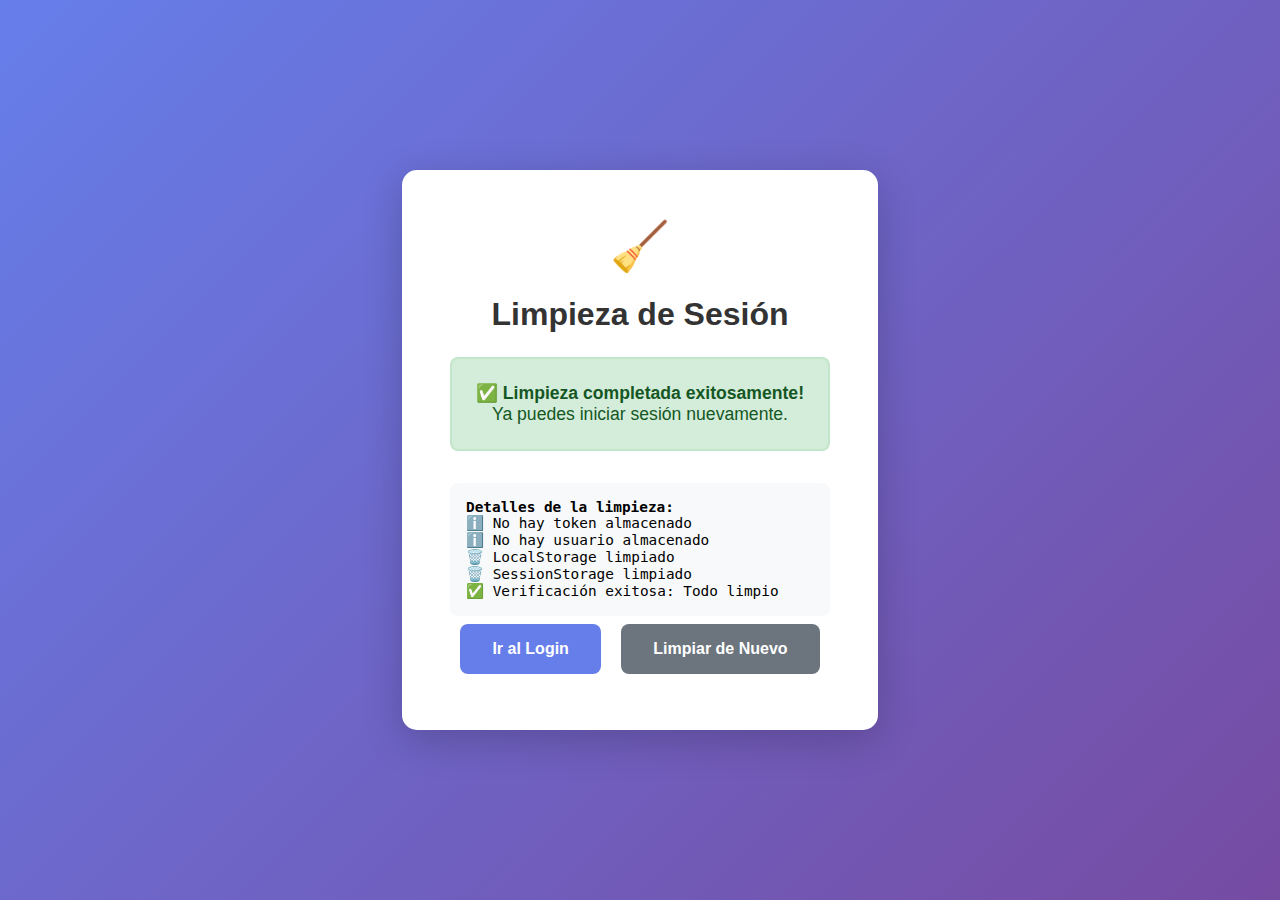
<file: src/main/resources/static/limpiar.html>
<!DOCTYPE html>
<html lang="es">
<head>
    <meta charset="UTF-8">
    <meta name="viewport" content="width=device-width, initial-scale=1.0">
    <title>Limpiar Sesión - TurneroPro</title>
    <style>
        body {
            font-family: Arial, sans-serif;
            display: flex;
            justify-content: center;
            align-items: center;
            min-height: 100vh;
            margin: 0;
            background: linear-gradient(135deg, #667eea 0%, #764ba2 100%);
        }
        .container {
            background: white;
            padding: 3rem;
            border-radius: 15px;
            box-shadow: 0 10px 40px rgba(0,0,0,0.2);
            text-align: center;
            max-width: 500px;
        }
        h1 {
            color: #333;
            margin-bottom: 1rem;
        }
        .status {
            padding: 1.5rem;
            margin: 1.5rem 0;
            border-radius: 8px;
            font-size: 1.1rem;
        }
        .success {
            background: #d4edda;
            color: #155724;
            border: 2px solid #c3e6cb;
        }
        .info {
            background: #d1ecf1;
            color: #0c5460;
            border: 2px solid #bee5eb;
        }
        .btn {
            display: inline-block;
            padding: 1rem 2rem;
            margin: 0.5rem;
            background: #667eea;
            color: white;
            text-decoration: none;
            border-radius: 8px;
            font-size: 1rem;
            font-weight: bold;
            cursor: pointer;
            border: none;
            transition: all 0.3s ease;
        }
        .btn:hover {
            background: #5568d3;
            transform: translateY(-2px);
            box-shadow: 0 5px 15px rgba(102, 126, 234, 0.4);
        }
        .btn-secondary {
            background: #6c757d;
        }
        .btn-secondary:hover {
            background: #5a6268;
        }
        #detalles {
            margin-top: 2rem;
            padding: 1rem;
            background: #f8f9fa;
            border-radius: 8px;
            font-family: monospace;
            font-size: 0.9rem;
            text-align: left;
        }
        .emoji {
            font-size: 3rem;
            margin-bottom: 1rem;
        }
    </style>
</head>
<body>
    <div class="container">
        <div class="emoji">🧹</div>
        <h1>Limpieza de Sesión</h1>
        <div id="resultado" class="status info">
            Preparando limpieza...
        </div>
        <div id="detalles"></div>
        <div>
            <a href="/login.html" class="btn">Ir al Login</a>
            <button onclick="location.reload()" class="btn btn-secondary">Limpiar de Nuevo</button>
        </div>
    </div>

    <script>
        // Ejecutar limpieza automáticamente al cargar
        window.onload = function() {
            limpiarTodo();
        };

        function limpiarTodo() {
            const detalles = document.getElementById('detalles');
            const resultado = document.getElementById('resultado');
            let mensajes = [];

            // 1. Verificar qué hay en localStorage antes de limpiar
            const tokenAntes = localStorage.getItem('token');
            const usuarioAntes = localStorage.getItem('usuario');
            
            if (tokenAntes) {
                mensajes.push('✅ Token encontrado (será eliminado)');
            } else {
                mensajes.push('ℹ️ No hay token almacenado');
            }

            if (usuarioAntes) {
                try {
                    const user = JSON.parse(usuarioAntes);
                    mensajes.push(`✅ Usuario encontrado: ${user.username} (${user.rol})`);
                } catch (e) {
                    mensajes.push('⚠️ Datos de usuario corruptos');
                }
            } else {
                mensajes.push('ℹ️ No hay usuario almacenado');
            }

            // 2. Limpiar localStorage
            localStorage.clear();
            mensajes.push('🗑️ LocalStorage limpiado');

            // 3. Limpiar sessionStorage
            sessionStorage.clear();
            mensajes.push('🗑️ SessionStorage limpiado');

            // 4. Verificar que se limpió correctamente
            const tokenDespues = localStorage.getItem('token');
            const usuarioDespues = localStorage.getItem('usuario');
            
            if (!tokenDespues && !usuarioDespues) {
                mensajes.push('✅ Verificación exitosa: Todo limpio');
                resultado.className = 'status success';
                resultado.innerHTML = '<strong>✅ Limpieza completada exitosamente!</strong><br>Ya puedes iniciar sesión nuevamente.';
            } else {
                mensajes.push('❌ Error: Algunos datos no se eliminaron');
                resultado.className = 'status error';
                resultado.innerHTML = '<strong>⚠️ Hubo un problema con la limpieza</strong><br>Intenta limpiar manualmente.';
            }

            // Mostrar detalles
            detalles.innerHTML = '<strong>Detalles de la limpieza:</strong><br>' + mensajes.join('<br>');

            // Log en consola
            console.log('=== LIMPIEZA COMPLETADA ===');
            console.log('Token después:', localStorage.getItem('token'));
            console.log('Usuario después:', localStorage.getItem('usuario'));
        }
    </script>
</body>
</html>
</file>
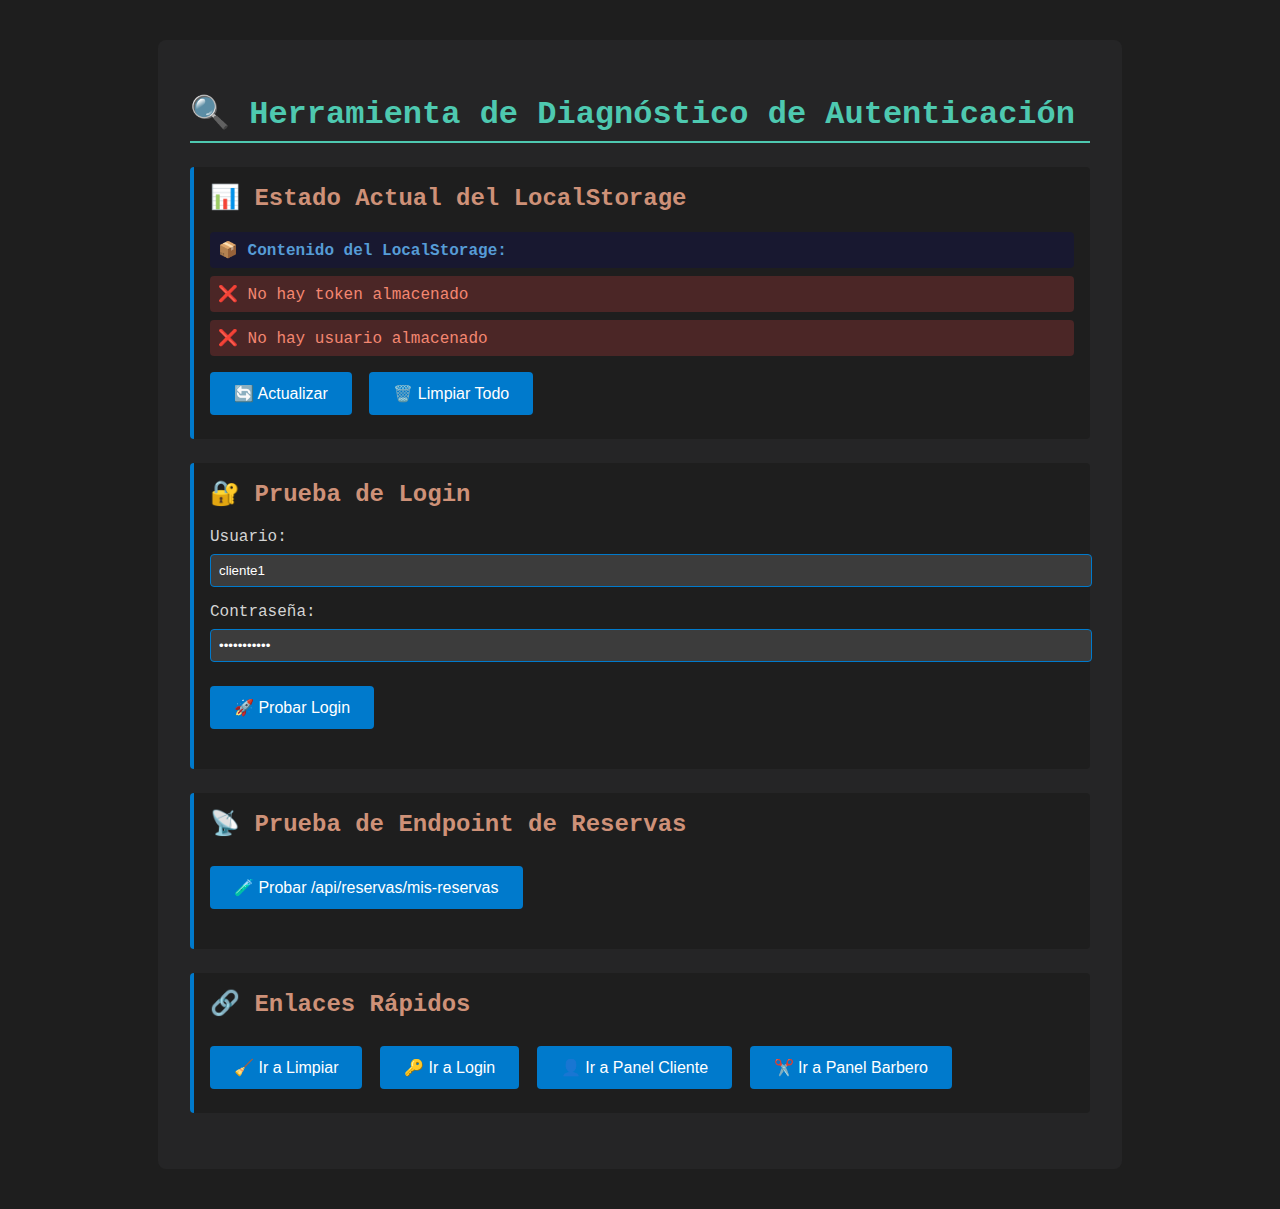
<file: src/main/resources/static/prueba-auth.html>
<!DOCTYPE html>
<html lang="es">
<head>
    <meta charset="UTF-8">
    <meta name="viewport" content="width=device-width, initial-scale=1.0">
    <title>Prueba de Autenticación - TurneroPro</title>
    <style>
        body {
            font-family: 'Courier New', monospace;
            padding: 2rem;
            background: #1e1e1e;
            color: #d4d4d4;
        }
        .container {
            max-width: 900px;
            margin: 0 auto;
            background: #252526;
            padding: 2rem;
            border-radius: 8px;
        }
        h1 {
            color: #4ec9b0;
            border-bottom: 2px solid #4ec9b0;
            padding-bottom: 0.5rem;
        }
        .section {
            margin: 1.5rem 0;
            padding: 1rem;
            background: #1e1e1e;
            border-left: 4px solid #007acc;
            border-radius: 4px;
        }
        .section h2 {
            color: #ce9178;
            margin-top: 0;
        }
        .status {
            padding: 0.5rem;
            margin: 0.5rem 0;
            border-radius: 4px;
        }
        .success { background: #3733; color: #4ec9b0; }
        .error { background: #f443; color: #f48771; }
        .info { background: #0073; color: #569cd6; }
        button {
            background: #007acc;
            color: white;
            border: none;
            padding: 0.75rem 1.5rem;
            border-radius: 4px;
            cursor: pointer;
            margin: 0.5rem 0.5rem 0.5rem 0;
            font-size: 1rem;
        }
        button:hover {
            background: #005a9e;
        }
        pre {
            background: #1e1e1e;
            padding: 1rem;
            border-radius: 4px;
            overflow-x: auto;
            border: 1px solid #3c3c3c;
        }
        .json {
            color: #ce9178;
        }
    </style>
</head>
<body>
    <div class="container">
        <h1>🔍 Herramienta de Diagnóstico de Autenticación</h1>
        
        <div class="section">
            <h2>📊 Estado Actual del LocalStorage</h2>
            <div id="statusLocal"></div>
            <button onclick="verificarStorage()">🔄 Actualizar</button>
            <button onclick="limpiarStorage()">🗑️ Limpiar Todo</button>
        </div>
        
        <div class="section">
            <h2>🔐 Prueba de Login</h2>
            <form id="formTest" onsubmit="event.preventDefault(); testLogin();">
                <div style="margin: 1rem 0;">
                    <label style="display: block; margin-bottom: 0.5rem;">Usuario:</label>
                    <input type="text" id="testUser" value="cliente1" 
                           style="width: 100%; padding: 0.5rem; background: #3c3c3c; border: 1px solid #007acc; color: white; border-radius: 4px;">
                </div>
                <div style="margin: 1rem 0;">
                    <label style="display: block; margin-bottom: 0.5rem;">Contraseña:</label>
                    <input type="password" id="testPass" value="password123"
                           style="width: 100%; padding: 0.5rem; background: #3c3c3c; border: 1px solid #007acc; color: white; border-radius: 4px;">
                </div>
                <button type="submit">🚀 Probar Login</button>
            </form>
            <div id="loginResult" style="margin-top: 1rem;"></div>
        </div>
        
        <div class="section">
            <h2>📡 Prueba de Endpoint de Reservas</h2>
            <button onclick="testReservasEndpoint()">🧪 Probar /api/reservas/mis-reservas</button>
            <div id="reservasResult" style="margin-top: 1rem;"></div>
        </div>
        
        <div class="section">
            <h2>🔗 Enlaces Rápidos</h2>
            <button onclick="window.location.href='/limpiar.html'">🧹 Ir a Limpiar</button>
            <button onclick="window.location.href='/login.html'">🔑 Ir a Login</button>
            <button onclick="window.location.href='/cliente-panel.html'">👤 Ir a Panel Cliente</button>
            <button onclick="window.location.href='/barbero-panel.html'">✂️ Ir a Panel Barbero</button>
        </div>
    </div>

    <script>
        const API_URL = 'http://localhost:8081/api';

        function verificarStorage() {
            const token = localStorage.getItem('token');
            const usuarioStr = localStorage.getItem('usuario');
            
            let html = '<div class="status info"><strong>📦 Contenido del LocalStorage:</strong></div>';
            
            if (token) {
                html += `<div class="status success">✅ Token presente (${token.length} caracteres)</div>`;
                html += `<pre class="json">Token: ${token.substring(0, 50)}...</pre>`;
            } else {
                html += '<div class="status error">❌ No hay token almacenado</div>';
            }
            
            if (usuarioStr) {
                try {
                    const usuario = JSON.parse(usuarioStr);
                    html += '<div class="status success">✅ Usuario presente</div>';
                    html += '<pre class="json">' + JSON.stringify(usuario, null, 2) + '</pre>';
                } catch (e) {
                    html += '<div class="status error">❌ Usuario corrupto: ' + e.message + '</div>';
                }
            } else {
                html += '<div class="status error">❌ No hay usuario almacenado</div>';
            }
            
            document.getElementById('statusLocal').innerHTML = html;
        }

        function limpiarStorage() {
            localStorage.clear();
            alert('✅ LocalStorage limpiado');
            verificarStorage();
        }

        async function testLogin() {
            const usuario = document.getElementById('testUser').value;
            const password = document.getElementById('testPass').value;
            
            const resultDiv = document.getElementById('loginResult');
            resultDiv.innerHTML = '<div class="status info">⏳ Haciendo login...</div>';
            
            try {
                const response = await fetch(`${API_URL}/auth/login`, {
                    method: 'POST',
                    headers: {
                        'Content-Type': 'application/json'
                    },
                    body: JSON.stringify({
                        usernameOrEmail: usuario,
                        password: password
                    })
                });
                
                console.log('Response status:', response.status);
                const data = await response.json();
                console.log('Response data:', data);
                
                if (response.ok) {
                    // Guardar en localStorage
                    localStorage.setItem('token', data.token);
                    localStorage.setItem('usuario', JSON.stringify({
                        id: data.id,
                        username: data.username,
                        email: data.email,
                        nombreCompleto: data.nombreCompleto,
                        rol: data.rol
                    }));
                    
                    resultDiv.innerHTML = `
                        <div class="status success">✅ Login exitoso!</div>
                        <pre class="json">${JSON.stringify(data, null, 2)}</pre>
                        <button onclick="verificarStorage()">📊 Ver LocalStorage</button>
                    `;
                    
                    verificarStorage();
                } else {
                    resultDiv.innerHTML = `
                        <div class="status error">❌ Login fallido (${response.status})</div>
                        <pre class="json">${JSON.stringify(data, null, 2)}</pre>
                    `;
                }
            } catch (error) {
                resultDiv.innerHTML = `
                    <div class="status error">❌ Error de conexión</div>
                    <pre>${error.message}</pre>
                `;
            }
        }

        async function testReservasEndpoint() {
            const token = localStorage.getItem('token');
            const resultDiv = document.getElementById('reservasResult');
            
            if (!token) {
                resultDiv.innerHTML = '<div class="status error">❌ No hay token. Haz login primero.</div>';
                return;
            }
            
            resultDiv.innerHTML = '<div class="status info">⏳ Consultando reservas...</div>';
            
            try {
                const response = await fetch(`${API_URL}/reservas/mis-reservas`, {
                    headers: {
                        'Authorization': `Bearer ${token}`
                    }
                });
                
                console.log('Reservas response status:', response.status);
                
                if (response.ok) {
                    const reservas = await response.json();
                    resultDiv.innerHTML = `
                        <div class="status success">✅ Endpoint funciona! (${reservas.length} reservas)</div>
                        <pre class="json">${JSON.stringify(reservas, null, 2)}</pre>
                    `;
                } else {
                    const error = await response.text();
                    resultDiv.innerHTML = `
                        <div class="status error">❌ Error ${response.status}</div>
                        <pre>${error}</pre>
                    `;
                }
            } catch (error) {
                resultDiv.innerHTML = `
                    <div class="status error">❌ Error de conexión</div>
                    <pre>${error.message}</pre>
                `;
            }
        }

        // Verificar al cargar
        verificarStorage();
        
        // Auto-actualizar cada 2 segundos
        setInterval(verificarStorage, 2000);
    </script>
</body>
</html>
</file>
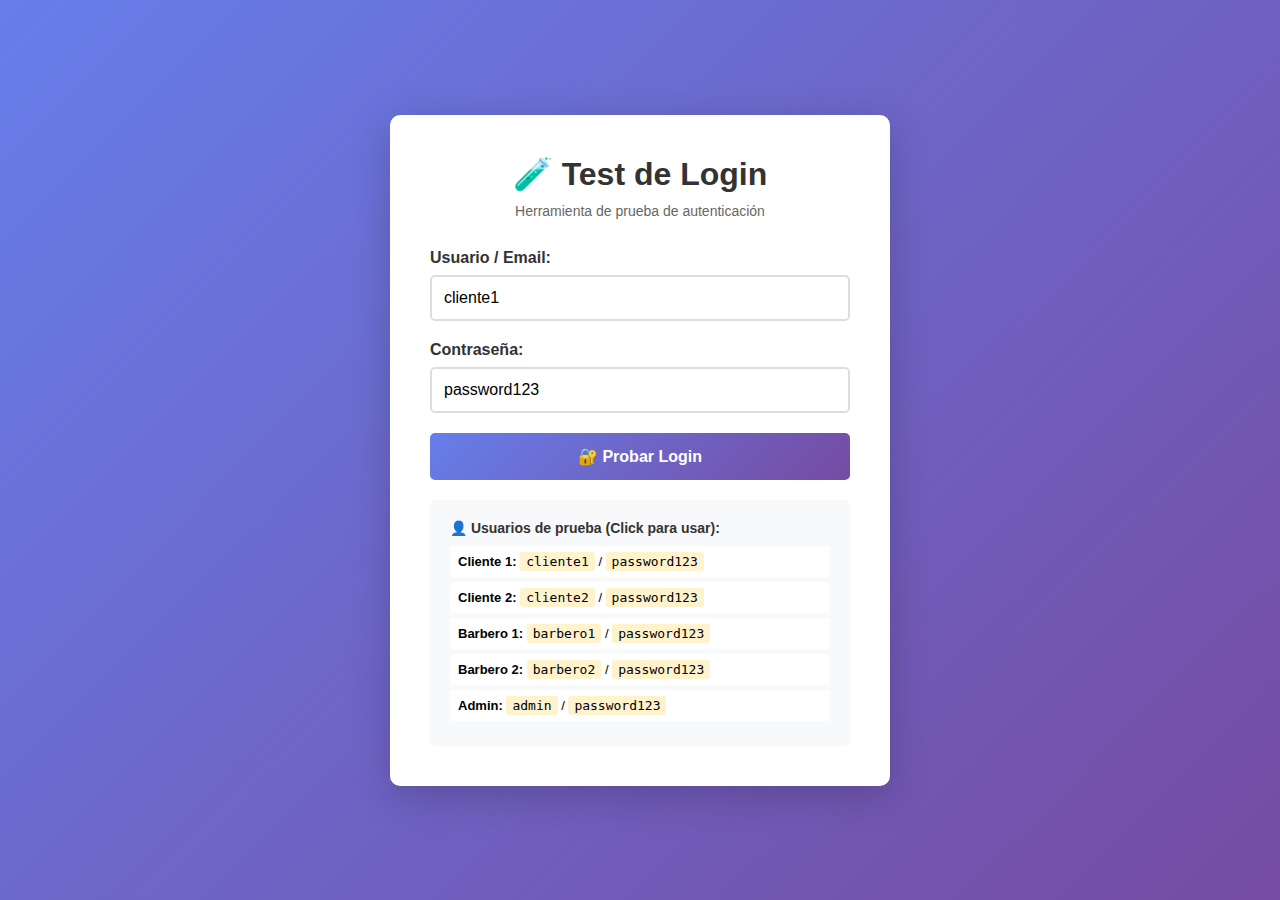
<file: src/main/resources/static/test-login.html>
<!DOCTYPE html>
<html lang="es">
<head>
    <meta charset="UTF-8">
    <meta name="viewport" content="width=device-width, initial-scale=1.0">
    <title>Test Login - TurneroPro</title>
    <style>
        * {
            margin: 0;
            padding: 0;
            box-sizing: border-box;
        }
        
        body {
            font-family: Arial, sans-serif;
            background: linear-gradient(135deg, #667eea 0%, #764ba2 100%);
            min-height: 100vh;
            display: flex;
            justify-content: center;
            align-items: center;
            padding: 20px;
        }
        
        .container {
            background: white;
            border-radius: 10px;
            padding: 40px;
            box-shadow: 0 10px 40px rgba(0,0,0,0.2);
            max-width: 500px;
            width: 100%;
        }
        
        h1 {
            color: #333;
            margin-bottom: 10px;
            text-align: center;
        }
        
        .subtitle {
            color: #666;
            text-align: center;
            margin-bottom: 30px;
            font-size: 14px;
        }
        
        .form-group {
            margin-bottom: 20px;
        }
        
        label {
            display: block;
            margin-bottom: 8px;
            color: #333;
            font-weight: bold;
        }
        
        input, select {
            width: 100%;
            padding: 12px;
            border: 2px solid #ddd;
            border-radius: 5px;
            font-size: 16px;
            transition: border-color 0.3s;
        }
        
        input:focus, select:focus {
            outline: none;
            border-color: #667eea;
        }
        
        .btn {
            width: 100%;
            padding: 14px;
            background: linear-gradient(135deg, #667eea 0%, #764ba2 100%);
            color: white;
            border: none;
            border-radius: 5px;
            font-size: 16px;
            font-weight: bold;
            cursor: pointer;
            transition: transform 0.2s;
        }
        
        .btn:hover {
            transform: translateY(-2px);
        }
        
        .btn:active {
            transform: translateY(0);
        }
        
        .resultado {
            margin-top: 20px;
            padding: 15px;
            border-radius: 5px;
            display: none;
        }
        
        .resultado.success {
            background: #d4edda;
            border: 1px solid #c3e6cb;
            color: #155724;
        }
        
        .resultado.error {
            background: #f8d7da;
            border: 1px solid #f5c6cb;
            color: #721c24;
        }
        
        .usuarios-test {
            background: #f8f9fa;
            padding: 20px;
            border-radius: 5px;
            margin-top: 20px;
        }
        
        .usuarios-test h3 {
            color: #333;
            margin-bottom: 10px;
            font-size: 14px;
        }
        
        .usuarios-test ul {
            list-style: none;
        }
        
        .usuarios-test li {
            padding: 8px;
            margin: 5px 0;
            background: white;
            border-radius: 3px;
            font-size: 13px;
            cursor: pointer;
            transition: background 0.2s;
        }
        
        .usuarios-test li:hover {
            background: #e9ecef;
        }
        
        .usuarios-test code {
            background: #fff3cd;
            padding: 2px 6px;
            border-radius: 3px;
            font-family: monospace;
        }
    </style>
</head>
<body>
    <div class="container">
        <h1>🧪 Test de Login</h1>
        <p class="subtitle">Herramienta de prueba de autenticación</p>
        
        <form id="testForm">
            <div class="form-group">
                <label for="usuario">Usuario / Email:</label>
                <input type="text" id="usuario" name="usuario" value="cliente1" required>
            </div>
            
            <div class="form-group">
                <label for="password">Contraseña:</label>
                <input type="text" id="password" name="password" value="password123" required>
            </div>
            
            <button type="submit" class="btn">🔐 Probar Login</button>
        </form>
        
        <div id="resultado" class="resultado"></div>
        
        <div class="usuarios-test">
            <h3>👤 Usuarios de prueba (Click para usar):</h3>
            <ul>
                <li onclick="usarCredencial('cliente1', 'password123')">
                    <strong>Cliente 1:</strong> <code>cliente1</code> / <code>password123</code>
                </li>
                <li onclick="usarCredencial('cliente2', 'password123')">
                    <strong>Cliente 2:</strong> <code>cliente2</code> / <code>password123</code>
                </li>
                <li onclick="usarCredencial('barbero1', 'password123')">
                    <strong>Barbero 1:</strong> <code>barbero1</code> / <code>password123</code>
                </li>
                <li onclick="usarCredencial('barbero2', 'password123')">
                    <strong>Barbero 2:</strong> <code>barbero2</code> / <code>password123</code>
                </li>
                <li onclick="usarCredencial('admin', 'password123')">
                    <strong>Admin:</strong> <code>admin</code> / <code>password123</code>
                </li>
            </ul>
        </div>
    </div>
    
    <script>
        const API_URL = 'http://localhost:8081/api';
        
        function usarCredencial(usuario, password) {
            document.getElementById('usuario').value = usuario;
            document.getElementById('password').value = password;
        }
        
        document.getElementById('testForm').addEventListener('submit', async (e) => {
            e.preventDefault();
            
            const usuario = document.getElementById('usuario').value;
            const password = document.getElementById('password').value;
            const resultadoDiv = document.getElementById('resultado');
            
            resultadoDiv.style.display = 'block';
            resultadoDiv.className = 'resultado';
            resultadoDiv.innerHTML = '⏳ Probando autenticación...';
            
            try {
                console.log('Enviando request:', { usernameOrEmail: usuario, password: '***' });
                
                const response = await fetch(`${API_URL}/auth/login`, {
                    method: 'POST',
                    headers: {
                        'Content-Type': 'application/json'
                    },
                    body: JSON.stringify({
                        usernameOrEmail: usuario,
                        password: password
                    })
                });
                
                console.log('Status:', response.status);
                const data = await response.json();
                console.log('Response:', data);
                
                if (response.ok) {
                    resultadoDiv.className = 'resultado success';
                    resultadoDiv.innerHTML = `
                        <h3>✅ Login Exitoso!</h3>
                        <p><strong>Token:</strong> ${data.token.substring(0, 30)}...</p>
                        <p><strong>ID:</strong> ${data.id}</p>
                        <p><strong>Username:</strong> ${data.username}</p>
                        <p><strong>Email:</strong> ${data.email}</p>
                        <p><strong>Nombre:</strong> ${data.nombreCompleto}</p>
                        <p><strong>Rol:</strong> ${data.rol}</p>
                    `;
                } else {
                    resultadoDiv.className = 'resultado error';
                    resultadoDiv.innerHTML = `
                        <h3>❌ Error de Autenticación</h3>
                        <p><strong>Status:</strong> ${response.status}</p>
                        <p><strong>Mensaje:</strong> ${data.mensaje || 'Credenciales inválidas'}</p>
                        <p><strong>Usuario probado:</strong> ${usuario}</p>
                    `;
                }
            } catch (error) {
                console.error('Error completo:', error);
                resultadoDiv.className = 'resultado error';
                resultadoDiv.innerHTML = `
                    <h3>❌ Error de Conexión</h3>
                    <p><strong>Error:</strong> ${error.message}</p>
                    <p>No se pudo conectar con el servidor. Verifica que esté corriendo.</p>
                `;
            }
        });
        
        // Test automático al cargar
        window.addEventListener('load', () => {
            console.log('Página de prueba cargada');
            console.log('API URL:', API_URL);
        });
    </script>
</body>
</html>
</file>
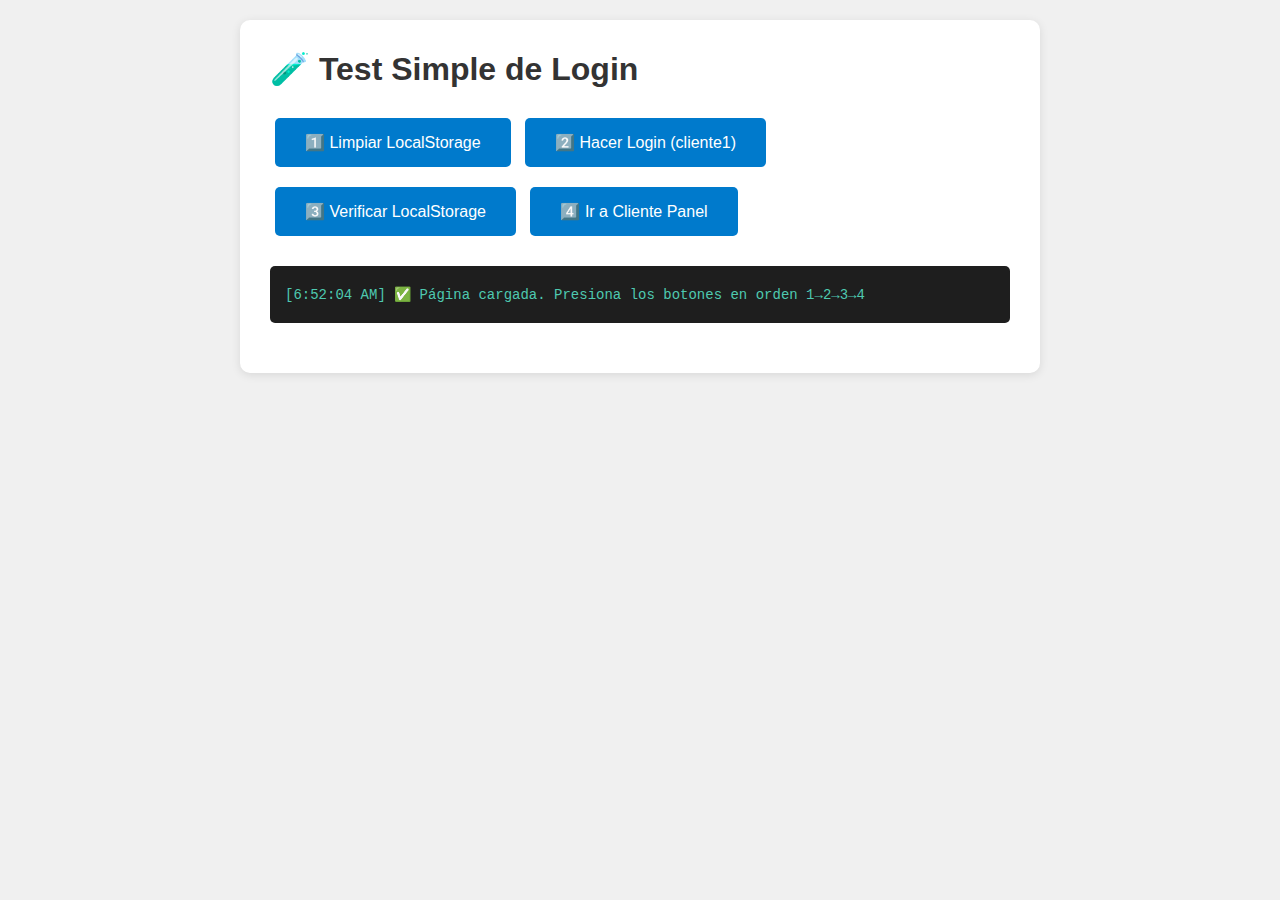
<file: src/main/resources/static/test-simple.html>
<!DOCTYPE html>
<html lang="es">
<head>
    <meta charset="UTF-8">
    <title>Test Simple - TurneroPro</title>
    <style>
        * { margin: 0; padding: 0; box-sizing: border-box; }
        body {
            font-family: Arial, sans-serif;
            padding: 20px;
            background: #f0f0f0;
        }
        .container {
            max-width: 800px;
            margin: 0 auto;
            background: white;
            padding: 30px;
            border-radius: 10px;
            box-shadow: 0 2px 10px rgba(0,0,0,0.1);
        }
        h1 { color: #333; margin-bottom: 20px; }
        button {
            background: #007acc;
            color: white;
            border: none;
            padding: 15px 30px;
            font-size: 16px;
            border-radius: 5px;
            cursor: pointer;
            margin: 10px 5px;
        }
        button:hover { background: #005a9e; }
        .log {
            background: #1e1e1e;
            color: #d4d4d4;
            padding: 15px;
            border-radius: 5px;
            margin: 20px 0;
            font-family: 'Courier New', monospace;
            font-size: 14px;
            max-height: 400px;
            overflow-y: auto;
        }
        .log div { margin: 5px 0; }
        .success { color: #4ec9b0; }
        .error { color: #f48771; }
        .info { color: #569cd6; }
        .warning { color: #ce9178; }
    </style>
</head>
<body>
    <div class="container">
        <h1>🧪 Test Simple de Login</h1>
        
        <div>
            <button onclick="paso1()">1️⃣ Limpiar LocalStorage</button>
            <button onclick="paso2()">2️⃣ Hacer Login (cliente1)</button>
            <button onclick="paso3()">3️⃣ Verificar LocalStorage</button>
            <button onclick="paso4()">4️⃣ Ir a Cliente Panel</button>
        </div>
        
        <div id="log" class="log"></div>
    </div>

    <script>
        const API_URL = 'http://localhost:8081/api';
        const log = document.getElementById('log');

        function addLog(message, type = 'info') {
            const div = document.createElement('div');
            div.className = type;
            div.textContent = `[${new Date().toLocaleTimeString()}] ${message}`;
            log.appendChild(div);
            log.scrollTop = log.scrollHeight;
            console.log(message);
        }

        function paso1() {
            addLog('🧹 Limpiando LocalStorage...', 'warning');
            localStorage.clear();
            sessionStorage.clear();
            
            const token = localStorage.getItem('token');
            const usuario = localStorage.getItem('usuario');
            
            if (!token && !usuario) {
                addLog('✅ LocalStorage limpiado correctamente', 'success');
            } else {
                addLog('❌ Error: LocalStorage no se limpió', 'error');
            }
        }

        async function paso2() {
            addLog('🔐 Iniciando proceso de login...', 'info');
            addLog('📤 Enviando credenciales: cliente1 / password123', 'info');
            
            try {
                const response = await fetch(`${API_URL}/auth/login`, {
                    method: 'POST',
                    headers: {
                        'Content-Type': 'application/json'
                    },
                    body: JSON.stringify({
                        usernameOrEmail: 'cliente1',
                        password: 'password123'
                    })
                });
                
                addLog(`📡 Response Status: ${response.status}`, response.ok ? 'success' : 'error');
                
                const data = await response.json();
                addLog(`📦 Response Data: ${JSON.stringify(data)}`, 'info');
                
                if (response.ok) {
                    addLog('✅ Login exitoso en el servidor', 'success');
                    addLog(`👤 Usuario: ${data.username}`, 'info');
                    addLog(`🎭 Rol: ${data.rol}`, 'info');
                    addLog(`🔑 Token length: ${data.token ? data.token.length : 0}`, 'info');
                    
                    // Guardar en localStorage
                    addLog('💾 Guardando en localStorage...', 'warning');
                    
                    localStorage.setItem('token', data.token);
                    localStorage.setItem('usuario', JSON.stringify({
                        id: data.id,
                        username: data.username,
                        email: data.email,
                        nombreCompleto: data.nombreCompleto,
                        rol: data.rol
                    }));
                    
                    addLog('💾 Datos guardados', 'info');
                    
                    // Verificar que se guardó
                    setTimeout(() => {
                        const tokenGuardado = localStorage.getItem('token');
                        const usuarioGuardado = localStorage.getItem('usuario');
                        
                        if (tokenGuardado && usuarioGuardado) {
                            addLog('✅ ¡Verificado! Token y usuario están en localStorage', 'success');
                            addLog(`   Token length: ${tokenGuardado.length}`, 'success');
                            addLog(`   Usuario: ${usuarioGuardado.substring(0, 50)}...`, 'success');
                        } else {
                            addLog('❌ ERROR: Los datos NO se guardaron en localStorage', 'error');
                        }
                    }, 100);
                    
                } else {
                    addLog(`❌ Login falló: ${data.mensaje}`, 'error');
                }
                
            } catch (error) {
                addLog(`❌ Error de red: ${error.message}`, 'error');
            }
        }

        function paso3() {
            addLog('🔍 Verificando estado actual del LocalStorage...', 'warning');
            
            const token = localStorage.getItem('token');
            const usuarioStr = localStorage.getItem('usuario');
            
            if (token) {
                addLog(`✅ Token encontrado (${token.length} caracteres)`, 'success');
                addLog(`   Primeros 50 chars: ${token.substring(0, 50)}...`, 'info');
            } else {
                addLog('❌ No hay token en localStorage', 'error');
            }
            
            if (usuarioStr) {
                addLog('✅ Usuario encontrado', 'success');
                try {
                    const usuario = JSON.parse(usuarioStr);
                    addLog(`   Username: ${usuario.username}`, 'info');
                    addLog(`   Rol: ${usuario.rol}`, 'info');
                    addLog(`   Nombre: ${usuario.nombreCompleto}`, 'info');
                    addLog(`   JSON: ${usuarioStr}`, 'info');
                } catch (e) {
                    addLog(`❌ Error al parsear usuario: ${e.message}`, 'error');
                }
            } else {
                addLog('❌ No hay usuario en localStorage', 'error');
            }
        }

        function paso4() {
            addLog('🚀 Verificando antes de redirigir...', 'warning');
            
            const token = localStorage.getItem('token');
            const usuarioStr = localStorage.getItem('usuario');
            
            if (!token) {
                addLog('❌ ALTO: No hay token. NO redirigiendo.', 'error');
                return;
            }
            
            if (!usuarioStr) {
                addLog('❌ ALTO: No hay usuario. NO redirigiendo.', 'error');
                return;
            }
            
            let usuario;
            try {
                usuario = JSON.parse(usuarioStr);
            } catch (e) {
                addLog(`❌ ALTO: Error al parsear usuario: ${e.message}`, 'error');
                return;
            }
            
            if (usuario.rol !== 'CLIENTE') {
                addLog(`❌ ALTO: Rol incorrecto (${usuario.rol}). NO redirigiendo.`, 'error');
                return;
            }
            
            addLog('✅ Todas las verificaciones pasaron', 'success');
            addLog('✅ Token: OK', 'success');
            addLog('✅ Usuario: OK', 'success');
            addLog('✅ Rol: CLIENTE', 'success');
            addLog('', 'info');
            addLog('🔄 Redirigiendo a cliente-panel.html en 3 segundos...', 'warning');
            addLog('⚠️  ABRE LA CONSOLA DEL NAVEGADOR (F12) AHORA', 'warning');
            
            let countdown = 3;
            const interval = setInterval(() => {
                addLog(`⏱️  ${countdown}...`, 'warning');
                countdown--;
                if (countdown < 0) {
                    clearInterval(interval);
                    addLog('🚀 REDIRIGIENDO AHORA!', 'success');
                    window.location.replace('/cliente-panel.html');
                }
            }, 1000);
        }

        // Log inicial
        addLog('✅ Página cargada. Presiona los botones en orden 1→2→3→4', 'success');
    </script>
</body>
</html>
</file>
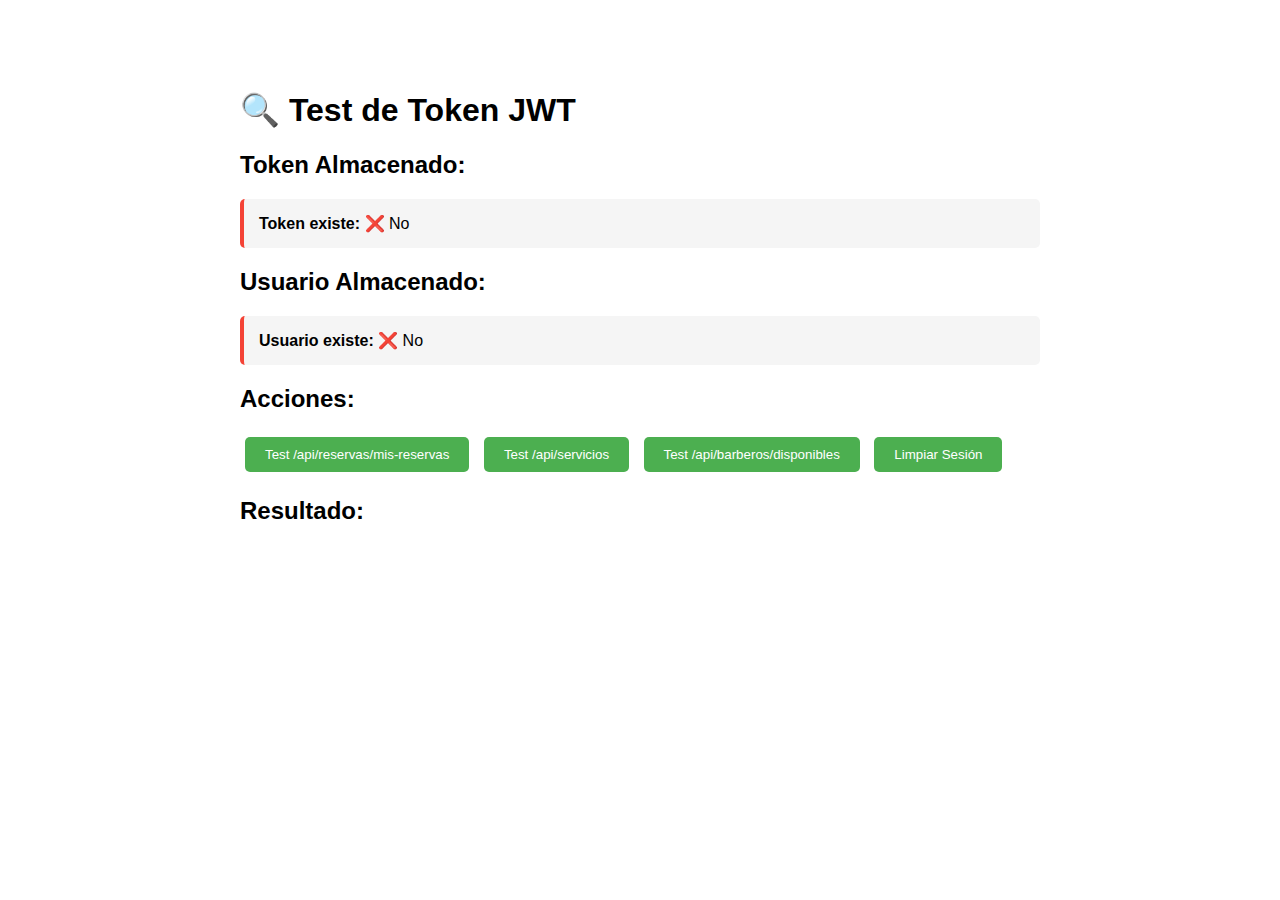
<file: src/main/resources/static/test-token.html>
<!DOCTYPE html>
<html lang="es">
<head>
    <meta charset="UTF-8">
    <meta name="viewport" content="width=device-width, initial-scale=1.0">
    <title>Test de Token</title>
    <style>
        body {
            font-family: Arial, sans-serif;
            max-width: 800px;
            margin: 50px auto;
            padding: 20px;
        }
        .result {
            background: #f5f5f5;
            padding: 15px;
            margin: 10px 0;
            border-radius: 5px;
            border-left: 4px solid #4CAF50;
        }
        .error {
            border-left-color: #f44336;
        }
        button {
            background: #4CAF50;
            color: white;
            padding: 10px 20px;
            border: none;
            border-radius: 5px;
            cursor: pointer;
            margin: 5px;
        }
        button:hover {
            background: #45a049;
        }
        pre {
            background: #272822;
            color: #f8f8f2;
            padding: 15px;
            border-radius: 5px;
            overflow-x: auto;
        }
    </style>
</head>
<body>
    <h1>🔍 Test de Token JWT</h1>
    
    <div>
        <h2>Token Almacenado:</h2>
        <div id="tokenInfo" class="result"></div>
    </div>

    <div>
        <h2>Usuario Almacenado:</h2>
        <div id="usuarioInfo" class="result"></div>
    </div>

    <div>
        <h2>Acciones:</h2>
        <button onclick="testMisReservas()">Test /api/reservas/mis-reservas</button>
        <button onclick="testServicios()">Test /api/servicios</button>
        <button onclick="testBarberos()">Test /api/barberos/disponibles</button>
        <button onclick="clearSession()">Limpiar Sesión</button>
    </div>

    <div>
        <h2>Resultado:</h2>
        <div id="resultado"></div>
    </div>

    <script>
        const API_URL = 'http://localhost:8081/api';
        
        // Mostrar info del token
        window.onload = function() {
            const token = localStorage.getItem('token');
            const usuarioStr = localStorage.getItem('usuario');
            
            if (token) {
                document.getElementById('tokenInfo').innerHTML = `
                    <strong>Token existe:</strong> ✅ Sí<br>
                    <strong>Longitud:</strong> ${token.length} caracteres<br>
                    <strong>Primeros 50 chars:</strong> ${token.substring(0, 50)}...<br>
                    <strong>Últimos 20 chars:</strong> ...${token.substring(token.length - 20)}
                `;
            } else {
                document.getElementById('tokenInfo').innerHTML = '<strong>Token existe:</strong> ❌ No';
                document.getElementById('tokenInfo').classList.add('error');
            }
            
            if (usuarioStr) {
                try {
                    const usuario = JSON.parse(usuarioStr);
                    document.getElementById('usuarioInfo').innerHTML = `
                        <strong>Usuario:</strong> ${usuario.username}<br>
                        <strong>Nombre:</strong> ${usuario.nombreCompleto}<br>
                        <strong>Email:</strong> ${usuario.email}<br>
                        <strong>Rol:</strong> ${usuario.rol}<br>
                        <strong>ID:</strong> ${usuario.id}
                    `;
                } catch (e) {
                    document.getElementById('usuarioInfo').innerHTML = '<strong>Error al parsear usuario:</strong> ' + e.message;
                    document.getElementById('usuarioInfo').classList.add('error');
                }
            } else {
                document.getElementById('usuarioInfo').innerHTML = '<strong>Usuario existe:</strong> ❌ No';
                document.getElementById('usuarioInfo').classList.add('error');
            }
        };

        async function testMisReservas() {
            const token = localStorage.getItem('token');
            document.getElementById('resultado').innerHTML = '<p>⏳ Haciendo petición a /api/reservas/mis-reservas...</p>';
            
            try {
                console.log('🔍 Enviando petición con token:', token ? 'Sí' : 'No');
                console.log('🔍 Headers:', { 'Authorization': 'Bearer ' + token });
                
                const response = await fetch(API_URL + '/reservas/mis-reservas', {
                    method: 'GET',
                    headers: {
                        'Authorization': 'Bearer ' + token,
                        'Content-Type': 'application/json'
                    }
                });
                
                console.log('📥 Respuesta:', response.status, response.statusText);
                
                const data = await response.json().catch(() => response.text());
                
                document.getElementById('resultado').innerHTML = `
                    <div class="result ${response.ok ? '' : 'error'}">
                        <strong>Status:</strong> ${response.status} ${response.statusText}<br>
                        <strong>Headers de respuesta:</strong><br>
                        ${[...response.headers.entries()].map(([k, v]) => k + ': ' + v).join('<br>')}<br>
                        <strong>Respuesta:</strong>
                        <pre>${JSON.stringify(data, null, 2)}</pre>
                    </div>
                `;
            } catch (error) {
                document.getElementById('resultado').innerHTML = `
                    <div class="result error">
                        <strong>Error:</strong> ${error.message}
                    </div>
                `;
            }
        }

        async function testServicios() {
            document.getElementById('resultado').innerHTML = '<p>⏳ Haciendo petición a /api/servicios...</p>';
            
            try {
                const response = await fetch(API_URL + '/servicios');
                const data = await response.json();
                
                document.getElementById('resultado').innerHTML = `
                    <div class="result ${response.ok ? '' : 'error'}">
                        <strong>Status:</strong> ${response.status}<br>
                        <strong>Servicios encontrados:</strong> ${data.length}<br>
                        <strong>Respuesta:</strong>
                        <pre>${JSON.stringify(data, null, 2)}</pre>
                    </div>
                `;
            } catch (error) {
                document.getElementById('resultado').innerHTML = `
                    <div class="result error">
                        <strong>Error:</strong> ${error.message}
                    </div>
                `;
            }
        }

        async function testBarberos() {
            document.getElementById('resultado').innerHTML = '<p>⏳ Haciendo petición a /api/barberos/disponibles...</p>';
            
            try {
                const response = await fetch(API_URL + '/barberos/disponibles');
                const data = await response.json();
                
                document.getElementById('resultado').innerHTML = `
                    <div class="result ${response.ok ? '' : 'error'}">
                        <strong>Status:</strong> ${response.status}<br>
                        <strong>Barberos encontrados:</strong> ${data.length}<br>
                        <strong>Respuesta:</strong>
                        <pre>${JSON.stringify(data, null, 2)}</pre>
                    </div>
                `;
            } catch (error) {
                document.getElementById('resultado').innerHTML = `
                    <div class="result error">
                        <strong>Error:</strong> ${error.message}
                    </div>
                `;
            }
        }

        function clearSession() {
            localStorage.clear();
            alert('Sesión limpiada. Recarga la página.');
            location.reload();
        }
    </script>
</body>
</html>
</file>
